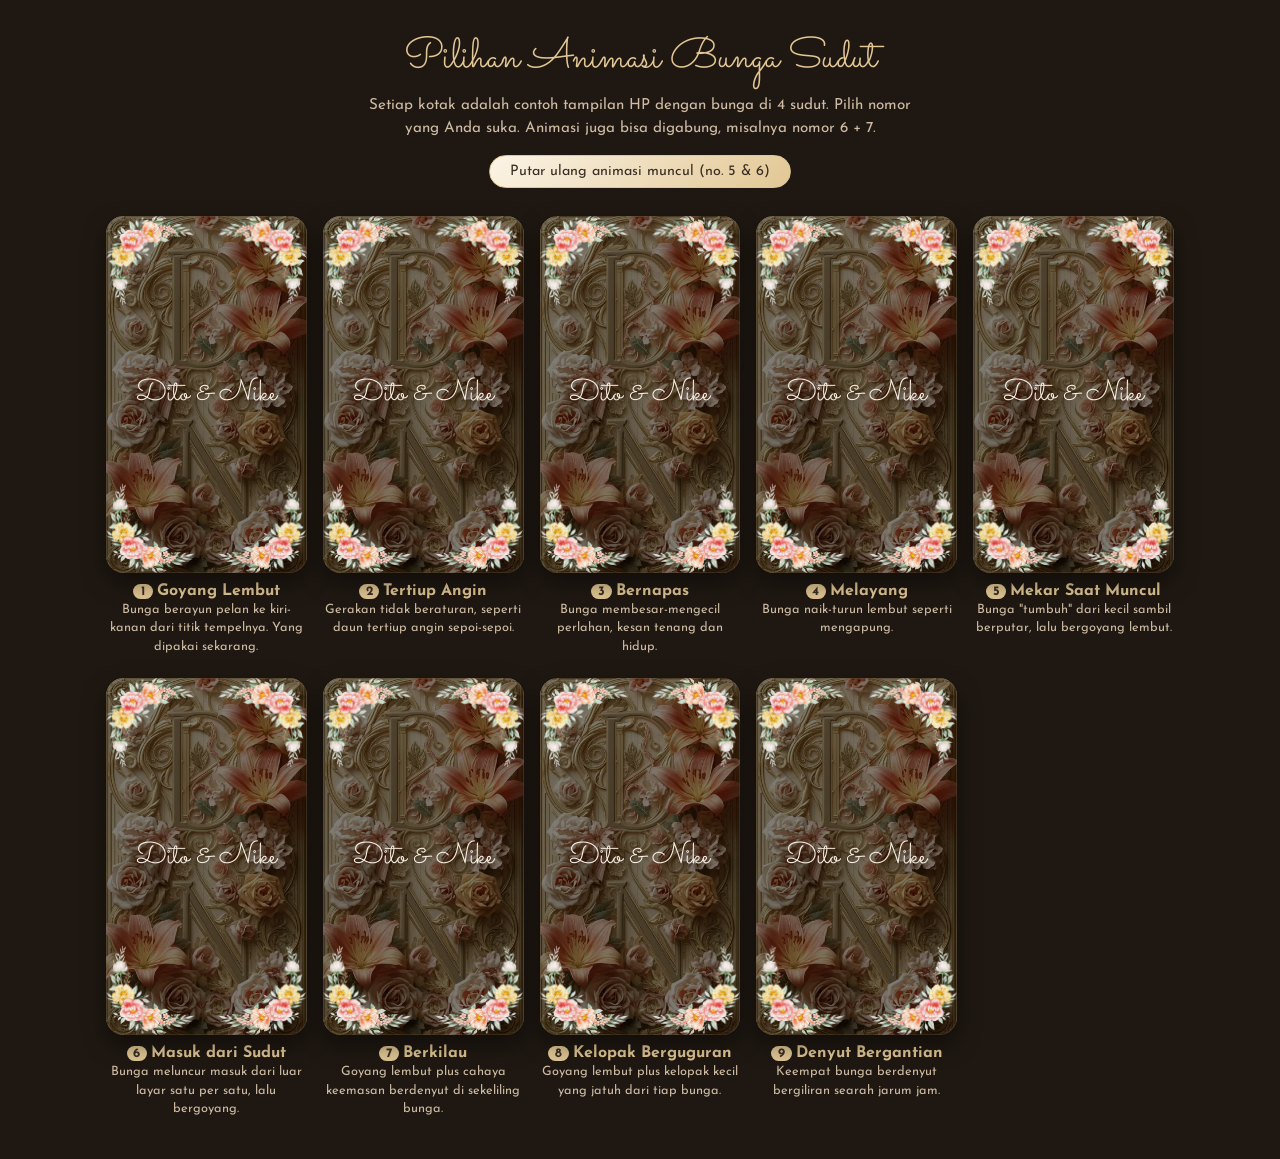
<file: Claude outputs/pilihan-animasi-bunga.html>
<!DOCTYPE html>
<html lang="id">
<head>
<meta charset="utf-8">
<meta name="viewport" content="width=device-width, initial-scale=1">
<title>Pilihan Animasi Bunga Sudut</title>
<link rel="preconnect" href="https://fonts.googleapis.com">
<link href="https://fonts.googleapis.com/css2?family=Sacramento&family=Josefin+Sans:wght@400;600&display=swap" rel="stylesheet">
<style>
    :root {
        --bg: #1f1812;
        --ink: #f7eee2;
        --muted: #cdbba3;
        --gold: #e2c794;
    }
    * { box-sizing: border-box; }
    body {
        margin: 0;
        background: var(--bg);
        color: var(--ink);
        font-family: 'Josefin Sans', system-ui, sans-serif;
    }
    header {
        text-align: center;
        padding: 28px 16px 8px;
    }
    header h1 {
        font-family: 'Sacramento', cursive;
        font-weight: 400;
        font-size: 2.6rem;
        margin: 0;
        color: var(--gold);
    }
    header p {
        color: var(--muted);
        margin: 6px auto 14px;
        max-width: 560px;
        line-height: 1.5;
        font-size: 0.95rem;
    }
    .replay {
        border: 1px solid var(--gold);
        background: linear-gradient(135deg, #fbf4e6, #e2c794);
        color: #3b2f25;
        border-radius: 999px;
        padding: 8px 20px;
        font-family: inherit;
        font-size: 0.9rem;
        cursor: pointer;
    }
    .grid {
        display: grid;
        grid-template-columns: repeat(auto-fill, minmax(190px, 1fr));
        gap: 22px 16px;
        padding: 20px 16px 40px;
        max-width: 1100px;
        margin: 0 auto;
    }
    .item { text-align: center; }
    .item h2 {
        font-size: 1rem;
        margin: 10px 0 2px;
        color: var(--gold);
    }
    .item p {
        margin: 0;
        font-size: 0.8rem;
        color: var(--muted);
        line-height: 1.45;
    }
    .num {
        display: inline-block;
        min-width: 1.6em;
        padding: 1px 6px;
        margin-right: 4px;
        border-radius: 999px;
        background: var(--gold);
        color: #3b2f25;
        font-size: 0.8rem;
    }
    .phone {
        position: relative;
        aspect-ratio: 9 / 16;
        border-radius: 18px;
        overflow: hidden;
        background: #3a2e24 url('[data-uri]') center / cover;
        box-shadow: 0 10px 24px rgba(0, 0, 0, 0.45), inset 0 0 0 1px rgba(226, 199, 148, 0.25);
    }
    .phone::before {
        content: "";
        position: absolute;
        inset: 0;
        background: rgba(0, 0, 0, 0.5);
    }
    .phone .title {
        position: absolute;
        inset: 0;
        display: flex;
        align-items: center;
        justify-content: center;
        font-family: 'Sacramento', cursive;
        font-size: 1.9rem;
        z-index: 2;
    }

    /* ---------- susunan 4 sudut ---------- */
    .corner {
        position: absolute;
        width: 44%;
        z-index: 1;
        line-height: 0;
        pointer-events: none;
    }
    .corner .m { display: block; }
    .corner img {
        display: block;
        width: 100%;
        transform-origin: top right;   /* titik tempel bunga pada gambar asli */
    }
    .tl { top: 0; left: 0; }
    .tr { top: 0; right: 0; }
    .bl { bottom: 0; left: 0; }
    .br { bottom: 0; right: 0; }
    .tl .m { transform: scaleX(-1); }
    .bl .m { transform: scale(-1, -1); }
    .br .m { transform: scaleY(-1); }

    /* jeda tiap sudut sedikit berbeda agar tidak serempak */
    .tr img { animation-delay: -1s !important; }
    .bl img { animation-delay: -2s !important; }
    .br img { animation-delay: -3s !important; }

    /* 1. Goyang lembut */
    .a1 img { animation: sway 5s ease-in-out infinite alternate; }
    @keyframes sway { from { transform: rotate(-3deg); } to { transform: rotate(3deg); } }

    /* 2. Tertiup angin */
    .a2 img { animation: wind 4.5s ease-in-out infinite; }
    @keyframes wind {
        0%, 100% { transform: rotate(0) skewX(0); }
        20% { transform: rotate(4deg) skewX(3deg); }
        35% { transform: rotate(1deg) skewX(-1deg); }
        50% { transform: rotate(5deg) skewX(4deg); }
        70% { transform: rotate(-2deg) skewX(-2deg); }
    }

    /* 3. Bernapas */
    .a3 img { animation: breathe 4s ease-in-out infinite alternate; }
    @keyframes breathe { from { transform: scale(1); } to { transform: scale(1.08); } }

    /* 4. Melayang */
    .a4 img { animation: float 3.5s ease-in-out infinite alternate; }
    @keyframes float {
        from { transform: translateY(-5px) rotate(-1.5deg); }
        to { transform: translateY(5px) rotate(1.5deg); }
    }

    /* 5. Mekar saat muncul */
    .a5 img {
        animation: bloom 1.6s cubic-bezier(.2, .9, .3, 1.3) both, sway 5s 1.6s ease-in-out infinite alternate;
    }
    .a5 .tr img { animation-delay: 0.2s, 1.8s !important; }
    .a5 .bl img { animation-delay: 0.4s, 2s !important; }
    .a5 .br img { animation-delay: 0.6s, 2.2s !important; }
    @keyframes bloom {
        from { transform: scale(0.1) rotate(-35deg); opacity: 0; }
        to { transform: scale(1) rotate(0); opacity: 1; }
    }

    /* 6. Masuk dari sudut */
    .a6 .corner { animation: slide-in 1.4s cubic-bezier(.2, .8, .2, 1) both; }
    .a6 .tl { --x: -70%; --y: -70%; }
    .a6 .tr { --x: 70%; --y: -70%; animation-delay: 0.15s; }
    .a6 .bl { --x: -70%; --y: 70%; animation-delay: 0.3s; }
    .a6 .br { --x: 70%; --y: 70%; animation-delay: 0.45s; }
    .a6 img { animation: sway 5s 1.4s ease-in-out infinite alternate; }
    @keyframes slide-in {
        from { transform: translate(var(--x), var(--y)); opacity: 0; }
        to { transform: none; opacity: 1; }
    }

    /* 7. Berkilau */
    .a7 img { animation: sway 5s ease-in-out infinite alternate, glow 3s ease-in-out infinite; }
    @keyframes glow {
        0%, 100% { filter: drop-shadow(0 0 0 rgba(255, 230, 180, 0)) brightness(1); }
        50% { filter: drop-shadow(0 0 10px rgba(255, 230, 180, 0.8)) brightness(1.12); }
    }

    /* 8. Kelopak berguguran dari bunga */
    .a8 img { animation: sway 5s ease-in-out infinite alternate; }
    .petal {
        position: absolute;
        z-index: 1;
        width: 7px;
        height: 9px;
        border-radius: 150% 0 150% 0;
        background: linear-gradient(135deg, #ffe1e6, #f3a6b5);
        opacity: 0;
        animation: drop 5s linear infinite;
    }
    @keyframes drop {
        0% { opacity: 0; transform: translate(0, 0) rotate(0); }
        10% { opacity: 0.9; }
        100% { opacity: 0; transform: translate(var(--dx), 170px) rotate(300deg); }
    }

    /* 9. Denyut bergantian */
    .a9 img { animation: pulse 4s ease-in-out infinite; }
    .a9 .tl img { animation-delay: 0s !important; }
    .a9 .tr img { animation-delay: 1s !important; }
    .a9 .br img { animation-delay: 2s !important; }
    .a9 .bl img { animation-delay: 3s !important; }
    @keyframes pulse {
        0%, 40%, 100% { transform: scale(1) rotate(0); }
        15% { transform: scale(1.1) rotate(2deg); }
    }

    @media (prefers-reduced-motion: reduce) {
        .note { display: block; }
    }
    .note {
        display: none;
        text-align: center;
        color: var(--gold);
        font-size: 0.85rem;
    }
</style>
</head>
<body>
<header>
    <h1>Pilihan Animasi Bunga Sudut</h1>
    <p>Setiap kotak adalah contoh tampilan HP dengan bunga di 4 sudut. Pilih nomor yang Anda suka. Animasi juga bisa digabung, misalnya nomor 6 + 7.</p>
    <button class="replay" id="replay">Putar ulang animasi muncul (no. 5 &amp; 6)</button>
    <p class="note">HP/laptop Anda memakai pengaturan "kurangi animasi", jadi sebagian animasi mungkin tidak terlihat.</p>
</header>

<main class="grid" id="grid"></main>

<script>
    const FLOWER = '[data-uri]';
    const options = [
        ['Goyang Lembut', 'Bunga berayun pelan ke kiri-kanan dari titik tempelnya. Yang dipakai sekarang.'],
        ['Tertiup Angin', 'Gerakan tidak beraturan, seperti daun tertiup angin sepoi-sepoi.'],
        ['Bernapas', 'Bunga membesar-mengecil perlahan, kesan tenang dan hidup.'],
        ['Melayang', 'Bunga naik-turun lembut seperti mengapung.'],
        ['Mekar Saat Muncul', 'Bunga "tumbuh" dari kecil sambil berputar, lalu bergoyang lembut.'],
        ['Masuk dari Sudut', 'Bunga meluncur masuk dari luar layar satu per satu, lalu bergoyang.'],
        ['Berkilau', 'Goyang lembut plus cahaya keemasan berdenyut di sekeliling bunga.'],
        ['Kelopak Berguguran', 'Goyang lembut plus kelopak kecil yang jatuh dari tiap bunga.'],
        ['Denyut Bergantian', 'Keempat bunga berdenyut bergiliran searah jarum jam.'],
    ];

    const grid = document.getElementById('grid');

    const petals = () => {
        let html = '';
        const spots = [[18, 22], [80, 20], [20, 76], [78, 78]];
        spots.forEach(([x, y], i) => {
            for (let k = 0; k < 3; k++) {
                const dx = (Math.random() * 60 - 30).toFixed(0);
                html += `<span class="petal" style="left:${x + k * 3}%;top:${y}%;--dx:${dx}px;animation-delay:${(i * 1.2 + k * 1.7).toFixed(1)}s"></span>`;
            }
        });
        return html;
    };

    const render = () => {
        grid.innerHTML = options.map(([name, desc], i) => {
            const corners = ['tl', 'tr', 'bl', 'br']
                .map((c) => `<div class="corner ${c}"><span class="m"><img src="${FLOWER}" alt=""></span></div>`)
                .join('');
            return `<section class="item">
                <div class="phone a${i + 1}">${corners}${i === 7 ? petals() : ''}<div class="title">Dito &amp; Nike</div></div>
                <h2><span class="num">${i + 1}</span>${name}</h2>
                <p>${desc}</p>
            </section>`;
        }).join('');
    };

    render();
    document.getElementById('replay').addEventListener('click', render);
</script>
</body>
</html>
</file>
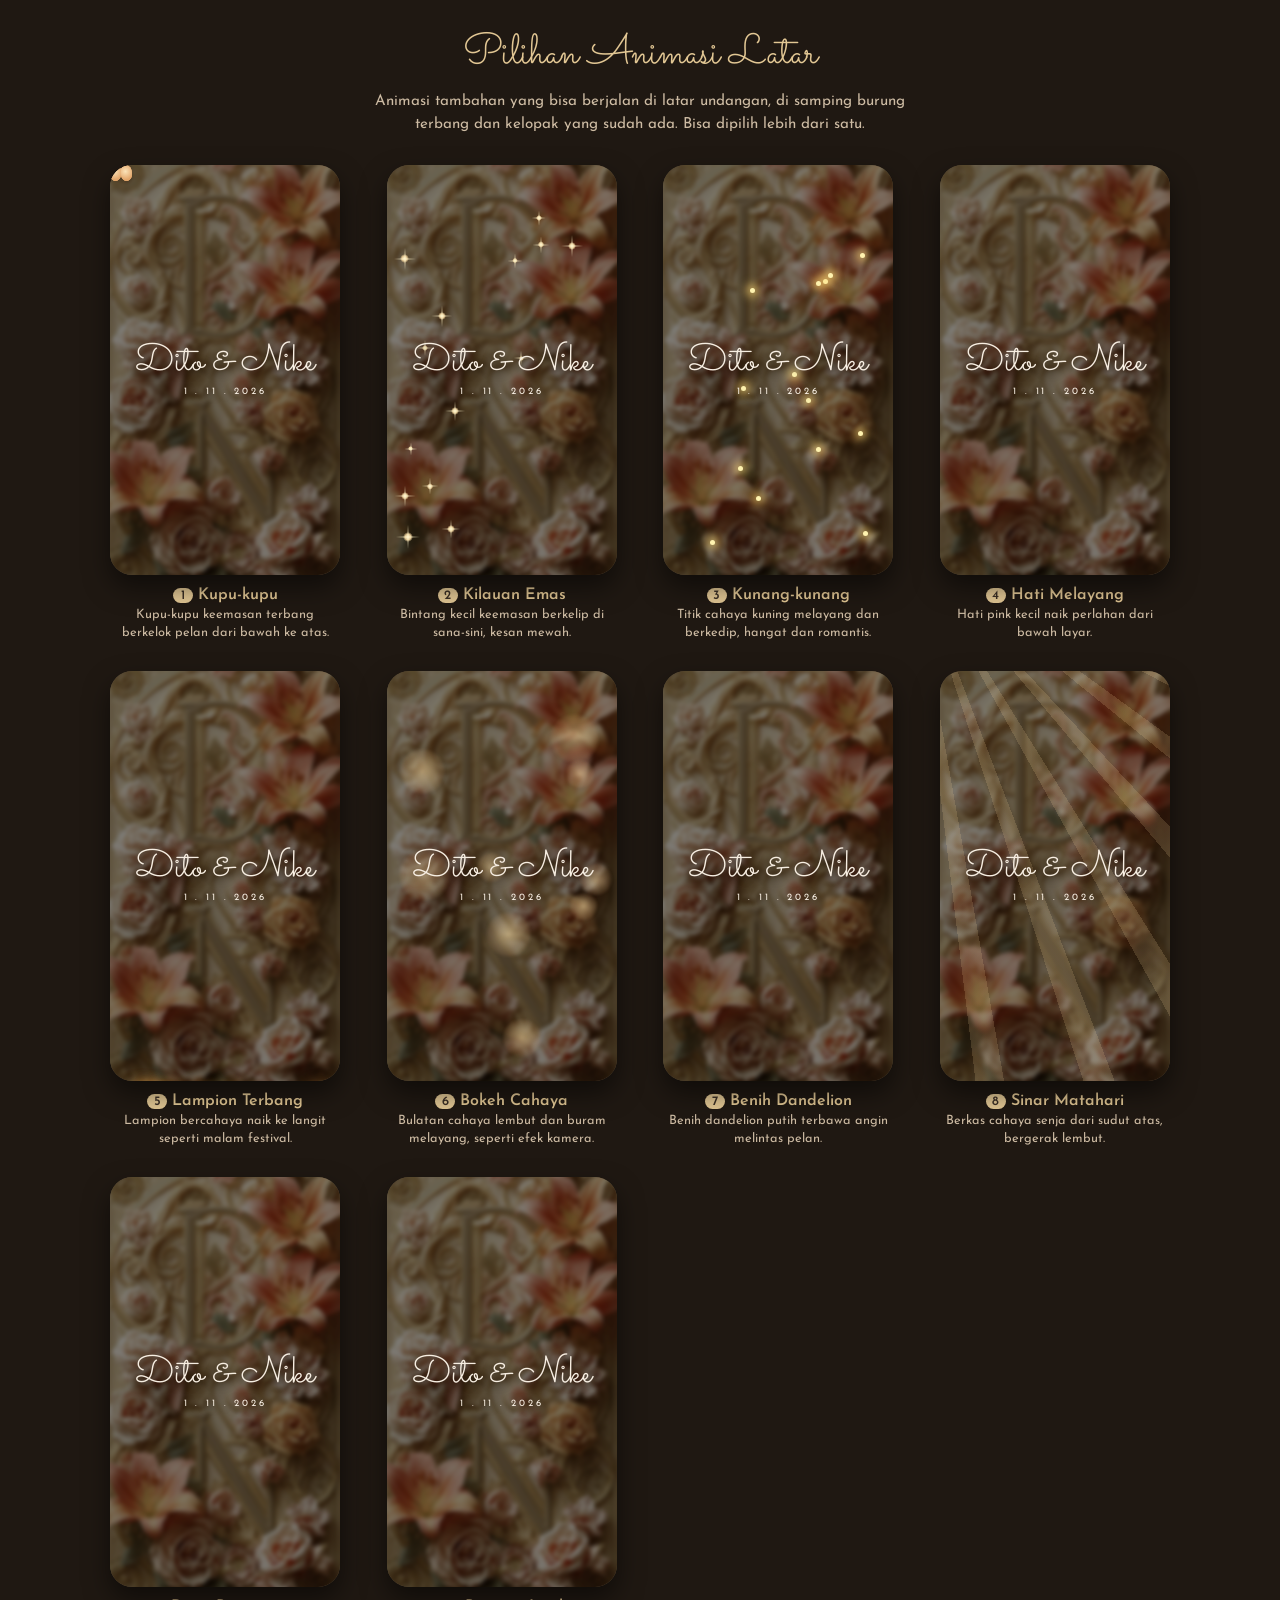
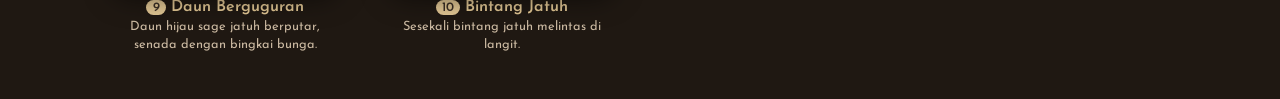
<file: Claude outputs/pilihan-animasi-latar.html>
<!DOCTYPE html>
<html lang="id">
<head>
<meta charset="utf-8">
<meta name="viewport" content="width=device-width, initial-scale=1">
<title>Pilihan Animasi Latar</title>
<style>
@font-face{font-family:'Sacramento';font-weight:400;src:url([data-uri]) format('woff2');}@font-face{font-family:'Josefin Sans';font-weight:400;src:url([data-uri]) format('woff2');}@font-face{font-family:'Josefin Sans';font-weight:600;src:url([data-uri]) format('woff2');}
* { box-sizing: border-box; }
body { margin: 0; background: #1f1812; color: #f7eee2; font-family: 'Josefin Sans', system-ui, sans-serif; }
header { text-align: center; padding: 24px 16px 4px; }
header h1 { font-family: 'Sacramento', cursive; font-weight: 400; font-size: 2.6rem; margin: 0; color: #e2c794; }
header p { color: #cdbba3; margin: 6px auto 0; max-width: 580px; line-height: 1.5; font-size: .95rem; }
.grid { display: grid; grid-template-columns: repeat(auto-fill, minmax(230px, 1fr)); gap: 28px 18px; padding: 24px 16px 44px; max-width: 1120px; margin: 0 auto; justify-items: center; }
.item { width: 230px; text-align: center; }
.item h2 { font-size: 1rem; margin: 12px 0 3px; color: #e2c794; font-weight: 600; }
.item p { margin: 0; font-size: .8rem; color: #cdbba3; line-height: 1.45; }
.num { display: inline-block; min-width: 1.6em; padding: 1px 6px; margin-right: 5px; border-radius: 999px; background: #e2c794; color: #3b2f25; font-size: .8rem; }
.phone { position: relative; width: 230px; height: 410px; border-radius: 22px; overflow: hidden; isolation: isolate; background: #2a2019;
    box-shadow: 0 12px 26px rgba(0,0,0,.5), inset 0 0 0 1px rgba(226,199,148,.25); }
.bg { position: absolute; inset: -6px; background: url('[data-uri]') center / cover; filter: blur(2px) brightness(.5); }
.title { position: absolute; inset: 0; z-index: 3; display: flex; flex-direction: column; align-items: center; justify-content: center; text-shadow: 0 2px 8px rgba(0,0,0,.5); }
.title b { font-family: 'Sacramento', cursive; font-weight: 400; font-size: 2.4rem; line-height: 1; }
.title span { font-size: .6rem; letter-spacing: .3em; margin-top: 6px; }
.fx { position: absolute; inset: 0; z-index: 2; pointer-events: none; overflow: hidden; }
.fx i { position: absolute; display: block; }

/* 1 kupu-kupu */
.bf { width: 22px; height: 18px; animation: bf-fly var(--d) ease-in-out var(--dl) infinite; }
.bf::before, .bf::after { content: ""; position: absolute; top: 0; width: 11px; height: 16px; border-radius: 60% 40% 50% 50%;
    background: radial-gradient(circle at 40% 40%, #fbe3b8, #e2a66b 70%); animation: bf-flap .25s ease-in-out infinite alternate; }
.bf::before { left: 0; transform-origin: right center; }
.bf::after { right: 0; transform-origin: left center; border-radius: 40% 60% 50% 50%; }
@keyframes bf-flap { to { transform: scaleX(.25); } }
@keyframes bf-fly { 0% { transform: translate(-30px, 380px) rotate(10deg); } 25% { transform: translate(80px, 250px) rotate(-10deg); } 50% { transform: translate(150px, 290px) rotate(15deg); }
    75% { transform: translate(200px, 120px) rotate(-5deg); } 100% { transform: translate(260px, -40px) rotate(10deg); } }

/* 2 kilauan emas */
.gl { width: var(--s); height: var(--s); background: radial-gradient(circle, #fff6d6, #e2c794 40%, transparent 70%); border-radius: 50%; animation: gl-tw var(--d) ease-in-out var(--dl) infinite; }
.gl::before, .gl::after { content: ""; position: absolute; left: 50%; top: 50%; width: 260%; height: 1px; background: linear-gradient(90deg, transparent, #fff3c9, transparent); transform: translate(-50%, -50%); }
.gl::after { transform: translate(-50%, -50%) rotate(90deg); }
@keyframes gl-tw { 0%, 100% { opacity: 0; transform: scale(.3) rotate(0); } 50% { opacity: 1; transform: scale(1) rotate(45deg); } }

/* 3 kunang-kunang */
.ff { width: 5px; height: 5px; border-radius: 50%; background: #fff3b0; box-shadow: 0 0 10px 4px rgba(255,220,120,.7);
    animation: ff-move var(--d) ease-in-out var(--dl) infinite alternate, ff-blink 1.6s ease-in-out var(--dl) infinite alternate; }
@keyframes ff-move { to { transform: translate(var(--x), var(--y)); } }
@keyframes ff-blink { from { opacity: .1; } to { opacity: 1; } }

/* 4 hati melayang naik */
.ht { width: 14px; height: 14px; bottom: -20px; background: #e895a7; transform: rotate(45deg); opacity: 0; animation: ht-up var(--d) ease-in var(--dl) infinite; }
.ht::before, .ht::after { content: ""; position: absolute; width: 14px; height: 14px; border-radius: 50%; background: inherit; }
.ht::before { left: -7px; } .ht::after { top: -7px; }
@keyframes ht-up { 0% { opacity: 0; transform: translate(0, 0) rotate(45deg) scale(.6); } 15% { opacity: .85; } 100% { opacity: 0; transform: translate(var(--x), -440px) rotate(45deg) scale(1); } }

/* 5 lampion terbang */
.ln { width: 16px; height: 22px; bottom: -30px; border-radius: 40% 40% 30% 30%; background: linear-gradient(180deg, #ffd78a, #f39a3d);
    box-shadow: 0 0 14px 5px rgba(255,170,70,.55); animation: ln-up var(--d) linear var(--dl) infinite; }
.ln::after { content: ""; position: absolute; left: 4px; right: 4px; bottom: -3px; height: 3px; background: #7a4a1e; border-radius: 2px; }
@keyframes ln-up { 0% { transform: translate(0, 0) scale(var(--sc)); opacity: 0; } 10% { opacity: 1; } 100% { transform: translate(var(--x), -470px) scale(calc(var(--sc) * .6)); opacity: .2; } }

/* 6 bokeh cahaya */
.bk { width: var(--s); height: var(--s); border-radius: 50%; background: radial-gradient(circle, rgba(255,226,170,.55), rgba(255,200,140,.12) 60%, transparent 70%);
    animation: bk-drift var(--d) ease-in-out var(--dl) infinite alternate; filter: blur(1px); }
@keyframes bk-drift { from { transform: translate(0, 0); opacity: .3; } to { transform: translate(var(--x), var(--y)); opacity: .9; } }

/* 7 benih dandelion */
.dd { width: 18px; height: 18px; animation: dd-float var(--d) linear var(--dl) infinite; opacity: 0; }
.dd::before { content: ""; position: absolute; inset: 0; border-radius: 50%; background: repeating-conic-gradient(rgba(255,255,255,.85) 0 4deg, transparent 4deg 30deg);
    -webkit-mask: radial-gradient(circle, transparent 2px, #000 3px); mask: radial-gradient(circle, transparent 2px, #000 3px); }
.dd::after { content: ""; position: absolute; left: 50%; top: 50%; width: 1px; height: 14px; background: rgba(255,255,255,.8); }
@keyframes dd-float { 0% { transform: translate(-30px, 0) rotate(0); opacity: 0; } 10% { opacity: .9; } 50% { transform: translate(110px, -40px) rotate(90deg); }
    90% { opacity: .8; } 100% { transform: translate(270px, 30px) rotate(200deg); opacity: 0; } }

/* 8 sinar matahari */
.ray { left: -40%; top: -30%; width: 180%; height: 160%; background: repeating-conic-gradient(from 200deg at 15% 0%, rgba(255,220,160,.16) 0 3deg, transparent 3deg 11deg);
    animation: ray-sway 9s ease-in-out infinite alternate; mix-blend-mode: screen; }
@keyframes ray-sway { from { transform: rotate(-4deg); opacity: .5; } to { transform: rotate(4deg); opacity: 1; } }

/* 9 daun berguguran */
.lf { width: 14px; height: 9px; top: -20px; border-radius: 0 100% 0 100%; background: linear-gradient(135deg, #b6c49a, #7c8f5f); opacity: 0;
    animation: lf-fall var(--d) linear var(--dl) infinite; }
@keyframes lf-fall { 0% { transform: translate(0, 0) rotate(0); opacity: 0; } 10% { opacity: .9; } 50% { transform: translate(calc(var(--x) * -1), 220px) rotate(200deg) rotateX(60deg); }
    100% { transform: translate(var(--x), 450px) rotate(420deg); opacity: 0; } }

/* 10 bintang jatuh */
.ss { width: 70px; height: 1.5px; background: linear-gradient(90deg, rgba(255,250,230,0), #fffbe8); border-radius: 2px; opacity: 0;
    animation: ss-go var(--d) ease-out var(--dl) infinite; transform: rotate(-30deg); }
@keyframes ss-go { 0% { opacity: 0; transform: translate(0, 0) rotate(-30deg); } 4% { opacity: 1; } 12% { opacity: 0; transform: translate(-180px, 105px) rotate(-30deg); } 100% { opacity: 0; transform: translate(-180px, 105px) rotate(-30deg); } }

@media (prefers-reduced-motion: reduce) { .note { display: block !important; } }
.note { display: none; color: #e2c794; font-size: .85rem; }
</style>
</head>
<body>
<header>
    <h1>Pilihan Animasi Latar</h1>
    <p>Animasi tambahan yang bisa berjalan di latar undangan, di samping burung terbang dan kelopak yang sudah ada. Bisa dipilih lebih dari satu.</p>
    <p class="note">Perangkat Anda memakai pengaturan "kurangi animasi", jadi sebagian animasi mungkin tidak terlihat.</p>
</header>
<main class="grid" id="grid"></main>
<script>
const r = (a, b) => (Math.random() * (b - a) + a).toFixed(1);
const many = (n, f) => Array.from({ length: n }, (_, i) => f(i)).join('');
const opts = [
    ['Kupu-kupu', 'Kupu-kupu keemasan terbang berkelok pelan dari bawah ke atas.',
        () => many(3, (i) => `<i class="bf" style="--d:${r(9, 13)}s;--dl:-${i * 4}s"></i>`)],
    ['Kilauan Emas', 'Bintang kecil keemasan berkelip di sana-sini, kesan mewah.',
        () => many(14, () => `<i class="gl" style="left:${r(4, 92)}%;top:${r(4, 92)}%;--s:${r(5, 10)}px;--d:${r(2.2, 4)}s;--dl:-${r(0, 4)}s"></i>`)],
    ['Kunang-kunang', 'Titik cahaya kuning melayang dan berkedip, hangat dan romantis.',
        () => many(14, () => `<i class="ff" style="left:${r(4, 92)}%;top:${r(15, 92)}%;--x:${r(-40, 40)}px;--y:${r(-50, 20)}px;--d:${r(3, 5)}s;--dl:-${r(0, 3)}s"></i>`)],
    ['Hati Melayang', 'Hati pink kecil naik perlahan dari bawah layar.',
        () => many(8, (i) => `<i class="ht" style="left:${r(5, 90)}%;--x:${r(-30, 30)}px;--d:${r(6, 9)}s;--dl:-${i}s"></i>`)],
    ['Lampion Terbang', 'Lampion bercahaya naik ke langit seperti malam festival.',
        () => many(7, (i) => `<i class="ln" style="left:${r(5, 88)}%;--x:${r(-30, 30)}px;--sc:${r(.6, 1.1)};--d:${r(9, 13)}s;--dl:-${i * 1.7}s"></i>`)],
    ['Bokeh Cahaya', 'Bulatan cahaya lembut dan buram melayang, seperti efek kamera.',
        () => many(9, () => `<i class="bk" style="left:${r(0, 85)}%;top:${r(0, 85)}%;--s:${r(28, 60)}px;--x:${r(-30, 30)}px;--y:${r(-30, 30)}px;--d:${r(4, 7)}s;--dl:-${r(0, 4)}s"></i>`)],
    ['Benih Dandelion', 'Benih dandelion putih terbawa angin melintas pelan.',
        () => many(6, (i) => `<i class="dd" style="top:${r(10, 80)}%;--d:${r(9, 13)}s;--dl:-${i * 2}s"></i>`)],
    ['Sinar Matahari', 'Berkas cahaya senja dari sudut atas, bergerak lembut.',
        () => '<i class="ray"></i>'],
    ['Daun Berguguran', 'Daun hijau sage jatuh berputar, senada dengan bingkai bunga.',
        () => many(8, (i) => `<i class="lf" style="left:${r(5, 90)}%;--x:${r(-40, 40)}px;--d:${r(7, 10)}s;--dl:-${i * 1.1}s"></i>`)],
    ['Bintang Jatuh', 'Sesekali bintang jatuh melintas di langit.',
        () => many(4, (i) => `<i class="ss" style="left:${r(55, 95)}%;top:${r(3, 40)}%;--d:${r(4, 6)}s;--dl:-${i * 1.3}s"></i>`)],
];
document.getElementById('grid').innerHTML = opts.map(([n, d, f], i) => `
    <section class="item">
        <div class="phone"><div class="bg"></div><div class="fx">${f()}</div>
            <div class="title"><b>Dito &amp; Nike</b><span>1 . 11 . 2026</span></div></div>
        <h2><span class="num">${i + 1}</span>${n}</h2><p>${d}</p>
    </section>`).join('');
</script>
</body>
</html>
</file>
